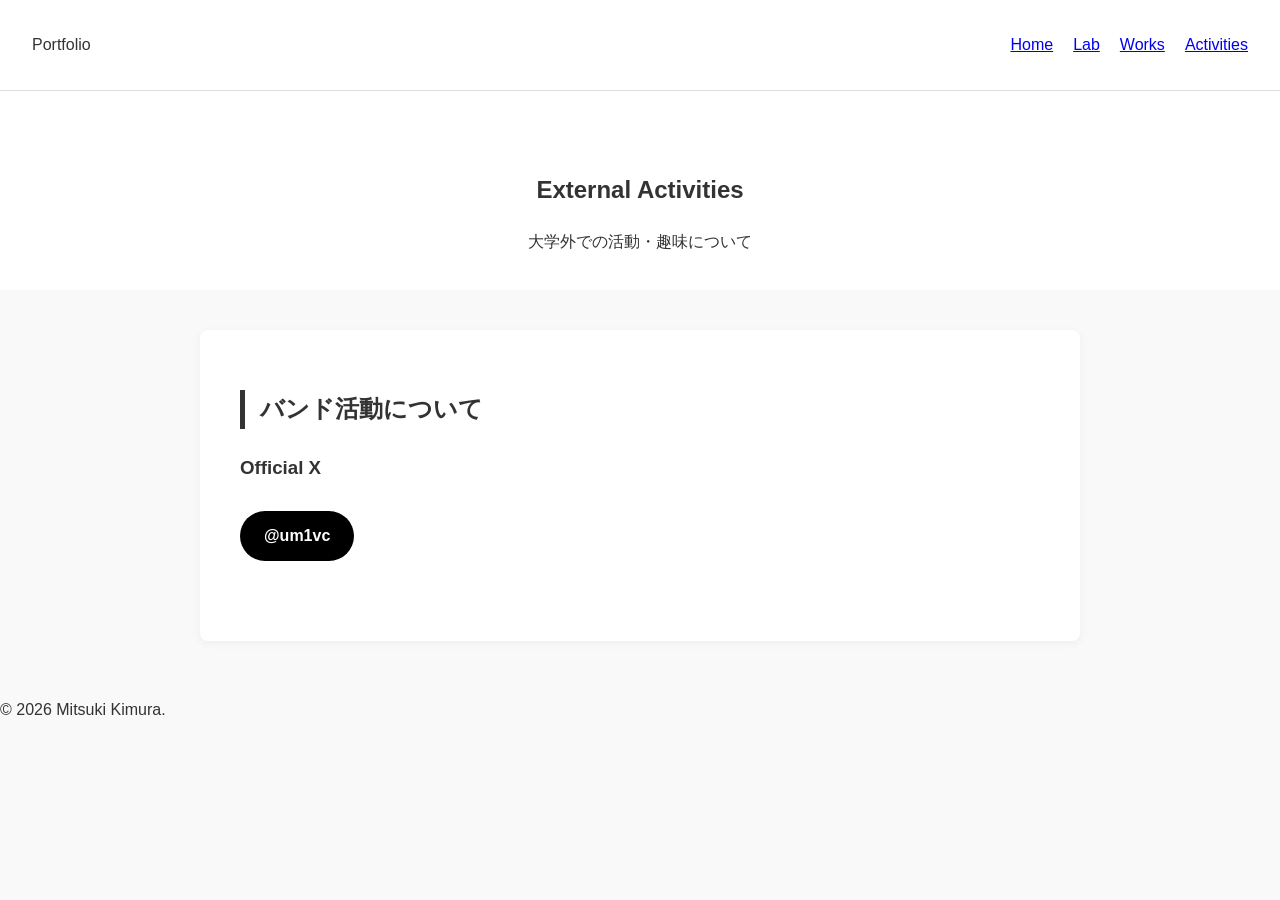
<file: activities.html>
<!DOCTYPE html>
<html lang="ja">
<head>
    <meta charset="UTF-8">
    <meta name="viewport" content="width=device-width, initial-scale=1.0">
    <title>Lab Works | My Portfolio</title>
    <link rel="stylesheet" href="css/style.css">
</head>
<body>

    <header>
        <nav>
            <div class="logo">Portfolio</div>
            <ul>
                <li><a href="index.html">Home</a></li>
                <li><a href="lab.html">Lab</a></li>
                <li><a href="works.html">Works</a></li>
                <li><a href="activities.html">Activities</a></li>
            </ul>
        </nav>
    </header>

    <main>
    <section class="page-title">
        <h1>External Activities</h1>
        <p>大学外での活動・趣味について</p>
    </section>

    <section class="content-section">
        <div class="content-wrapper">
            <h2>バンド活動について</h2>
            <p>
                
            </p>

            <div class="social-link">
                <h3>Official X</h3>
                <a href="https://x.com/um1vc" class="x-button" target="_blank" rel="noopener">
                    <i class="fab fa-x-twitter"></i> @um1vc
                </a>
            </div>

            <div class="x-embed">
                <a class="twitter-timeline" data-height="500" href="https://linkco.re/R83d2qyC"></a> 
                <script async src="https://linkco.re/R83d2qyC" charset="utf-8">"music"</script>
            </div>
        </div>
    </section>
</main>

    <footer>
        <p>&copy; 2026 Mitsuki Kimura.</p>
    </footer>

</body>
</html>
</file>
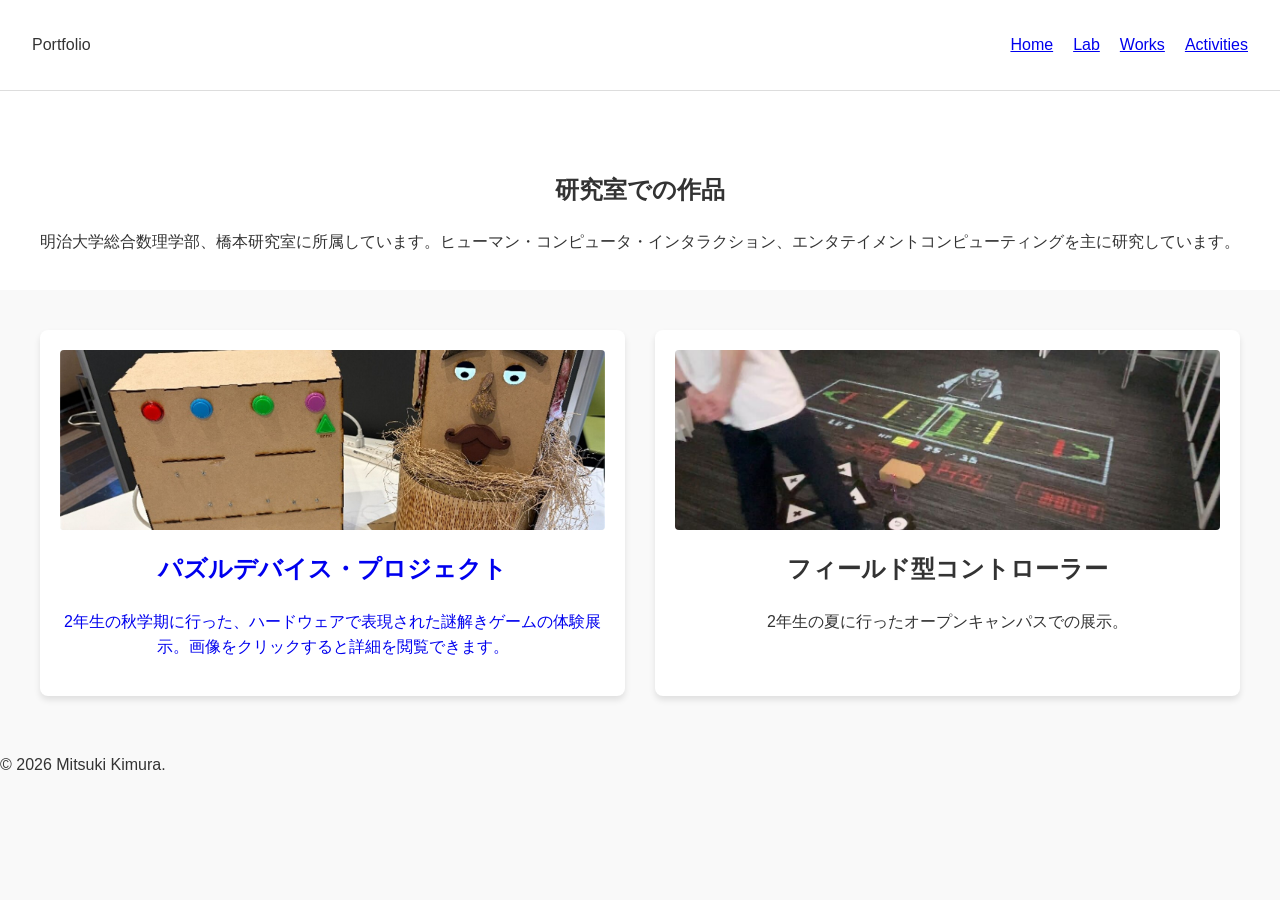
<file: lab.html>
<!DOCTYPE html>
<html lang="ja">
<head>
    <meta charset="UTF-8">
    <meta name="viewport" content="width=device-width, initial-scale=1.0">
    <title>Lab Works | My Portfolio</title>
    <link rel="stylesheet" href="css/style.css">
</head>
<body>

    <header>
        <nav>
            <div class="logo">Portfolio</div>
            <ul>
                <li><a href="index.html">Home</a></li>
                <li><a href="lab.html">Lab</a></li>
                <li><a href="works.html">Works</a></li>
                <li><a href="activities.html">Activities</a></li>
            </ul>
        </nav>
    </header>

    <main>
        <section class="page-title">
            <h1>研究室での作品
            </h1>
            <p>明治大学総合数理学部、橋本研究室に所属しています。ヒューマン・コンピュータ・インタラクション、エンタテイメントコンピューティングを主に研究しています。</p>
        </section>

        <section id="portal">
            <div class="portal-container">
                
                <div class="portal-card">
                    <a href="project-puzzle.html"  target="_blank" class="pdf-link">
                    <div class="image-placeholder">
                        <img src="images/labA.jpg" alt="研究1">
                        <span class="pdf-label">VIEW PDF</span>
                    </div>
                    
                    <h2>パズルデバイス・プロジェクト</h2>
                    <p>2年生の秋学期に行った、ハードウェアで表現された謎解きゲームの体験展示。画像をクリックすると詳細を閲覧できます。</p>
                    </a>
                </div>

                <div class="portal-card">
                    <div class="image-placeholder">
                        <img src="images/labB.jpg" alt="研究2">
                    </div>
                    <h2>フィールド型コントローラー</h2>
                    <p>2年生の夏に行ったオープンキャンパスでの展示。</p>
                </div>

                </div>
        </section>
    </main>

    <footer>
        <p>&copy; 2026 Mitsuki Kimura.</p>
    </footer>

</body>
</html>
</file>
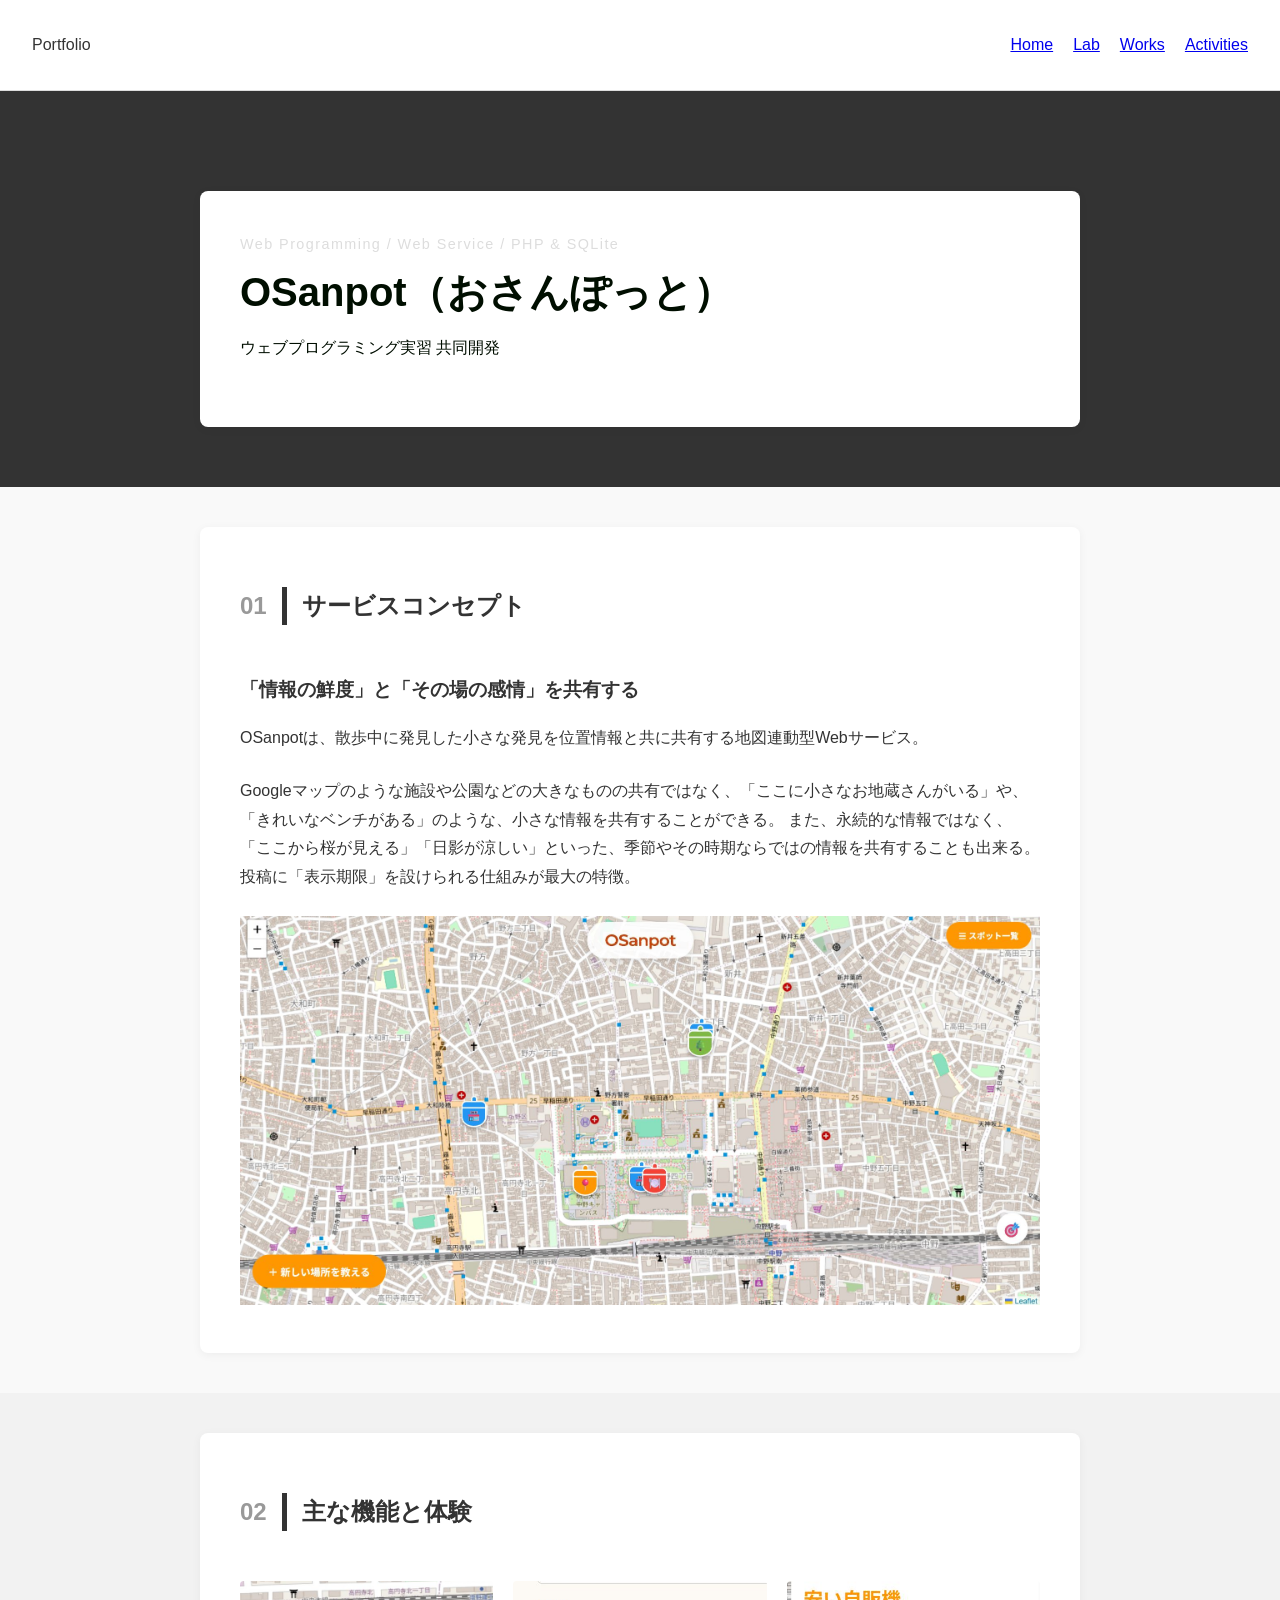
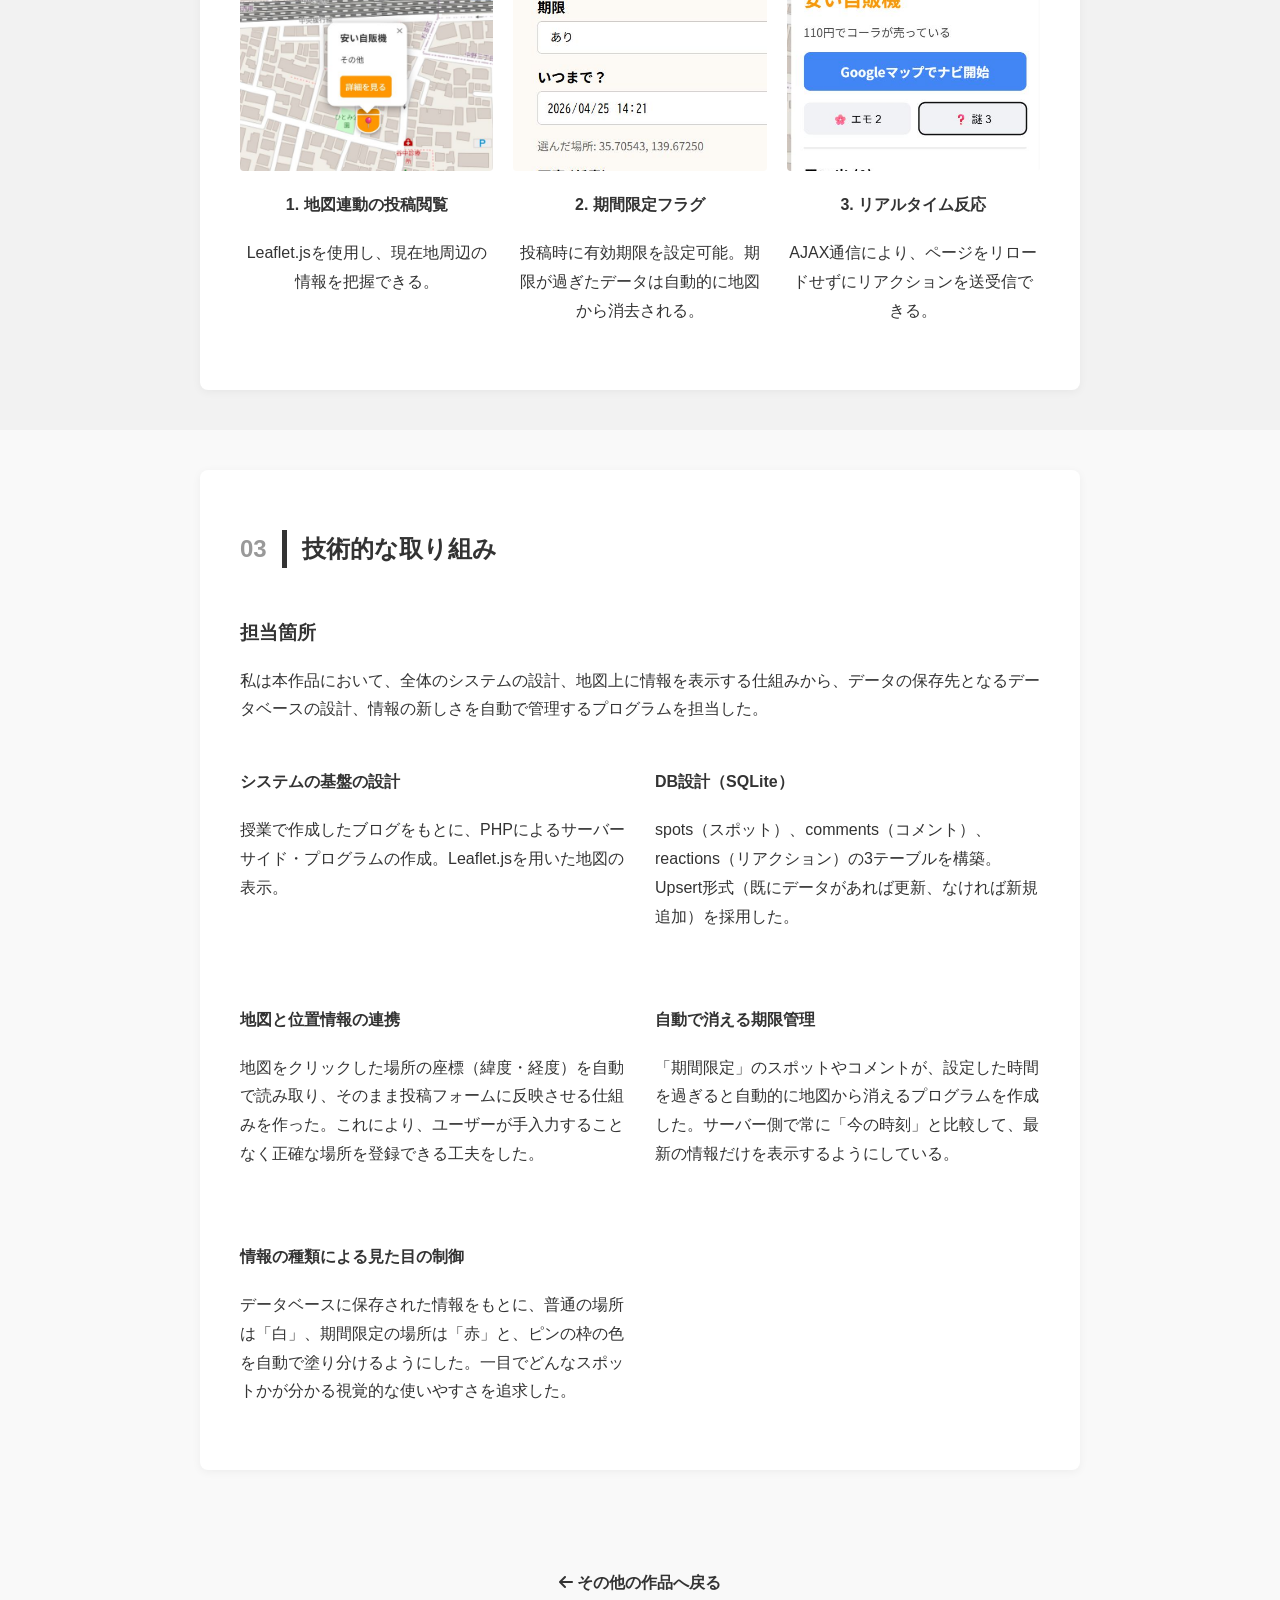
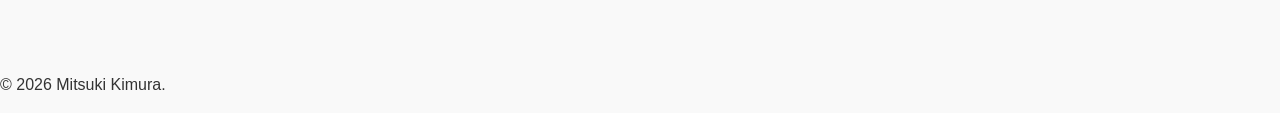
<file: project-osanpot.html>
<!DOCTYPE html>
<html lang="ja">

<head>
    <meta charset="UTF-8">
    <meta name="viewport" content="width=device-width, initial-scale=1.0">
    <title>OSanpot | Project Detail</title>
    <link rel="stylesheet" href="css/style.css">
    <link rel="stylesheet" href="https://cdnjs.cloudflare.com/ajax/libs/font-awesome/6.5.1/css/all.min.css">
</head>

<body>

    <header>
        <nav>
            <div class="logo">Portfolio</div>
            <ul>
                <li><a href="index.html">Home</a></li>
                <li><a href="lab.html">Lab</a></li>
                <li><a href="works.html">Works</a></li>
                <li><a href="activities.html">Activities</a></li>
            </ul>
        </nav>
    </header>

    <main class="fade-in">
        <section class="project-hero">
            <div class="content-wrapper">
                <span class="category">Web Programming / Web Service / PHP & SQLite</span>
                <h1><font color=”white”>OSanpot（おさんぽっと）</h1>
                <p class="project-members">ウェブプログラミング実習 共同開発 </font></p>
            </div>
        </section>

        <section class="content-section">
            <div class="content-wrapper">
                <div class="section-header">
                    <span class="number">01</span>
                    <h2>サービスコンセプト</h2>
                </div>
                <div class="two-column">
                    <div class="text-side">
                        <h3>「情報の鮮度」と「その場の感情」を共有する</h3>
                        <p>
                            OSanpotは、散歩中に発見した小さな発見を位置情報と共に共有する地図連動型Webサービス。
                        </p>
                        <p>
                            Googleマップのような施設や公園などの大きなものの共有ではなく、「ここに小さなお地蔵さんがいる」や、「きれいなベンチがある」のような、小さな情報を共有することができる。
                            また、永続的な情報ではなく、「ここから桜が見える」「日影が涼しい」といった、季節やその時期ならではの情報を共有することも出来る。投稿に「表示期限」を設けられる仕組みが最大の特徴。
                        </p>
                    </div>
                    <div class="image-side">
                        <img src="images/osampo/main.jpg" width=100% height=50% alt="OSanpot メイン画面">
                    </div>
                </div>
            </div>
        </section>

        <section class="content-section gray-bg">
            <div class="content-wrapper">
                <div class="section-header">
                    <span class="number">02</span>
                    <h2>主な機能と体験</h2>

                </div>
                <div class="flow-grid">
                    <div class="flow-item">
                        <div class="img-holder"><img src="images/osampo/map.jpg" alt="地図表示"></div>
                        <h4>1. 地図連動の投稿閲覧</h4>
                        <p>Leaflet.jsを使用し、現在地周辺の情報を把握できる。</p>
                    </div>
                    <div class="flow-item">
                        <div class="img-holder"><img src="images/osampo/remit.jpg" alt="期限付き投稿"></div>
                        <h4>2. 期間限定フラグ</h4>
                        <p>投稿時に有効期限を設定可能。期限が過ぎたデータは自動的に地図から消去される。</p>
                    </div>
                    <div class="flow-item">
                        <div class="img-holder"><img src="images/osampo/react.jpg" alt="リアクション"></div>
                        <h4>3. リアルタイム反応</h4>
                        <p>AJAX通信により、ページをリロードせずにリアクションを送受信できる。</p>
                    </div>
                </div>
            </div>
        </section>

        <section class="content-section">
            <div class="content-wrapper">
                <div class="section-header">
                    <span class="number">03</span>
                    <h2>技術的な取り組み</h2>
                </div>

                <div class="text-block">
                    <div class="text-block">
                        <h3>担当箇所</h3>
                        <p>私は本作品において、全体のシステムの設計、地図上に情報を表示する仕組みから、データの保存先となるデータベースの設計、情報の新しさを自動で管理するプログラムを担当した。
                        </p>
                    </div>

                    <div class="gimmick-grid">
                        <div class="gimmick-card">
                            <h4>システムの基盤の設計</h4>
                            <p>授業で作成したブログをもとに、PHPによるサーバーサイド・プログラムの作成。Leaflet.jsを用いた地図の表示。</p>
                        </div>
                        <div class="gimmick-card">
                            <h4>DB設計（SQLite）</h4>
                            <p>spots（スポット）、comments（コメント）、reactions（リアクション）の3テーブルを構築。Upsert形式（既にデータがあれば更新、なければ新規追加）を採用した。
                            </p>
                        </div>
                        <div class="gimmick-card">
                            <h4>地図と位置情報の連携</h4>
                            <p>地図をクリックした場所の座標（緯度・経度）を自動で読み取り、そのまま投稿フォームに反映させる仕組みを作った。これにより、ユーザーが手入力することなく正確な場所を登録できる工夫をした。
                            </p>
                        </div>
                        <div class="gimmick-card">
                            <h4>自動で消える期限管理</h4>
                            <p>「期間限定」のスポットやコメントが、設定した時間を過ぎると自動的に地図から消えるプログラムを作成した。サーバー側で常に「今の時刻」と比較して、最新の情報だけを表示するようにしている。
                            </p>
                        </div>
                        <div class="gimmick-card">
                            <h4>情報の種類による見た目の制御</h4>
                            <p>データベースに保存された情報をもとに、普通の場所は「白」、期間限定の場所は「赤」と、ピンの枠の色を自動で塗り分けるようにした。一目でどんなスポットかが分かる視覚的な使いやすさを追求した。
                            </p>
                        </div>
                        
                    </div>
                </div>
        </section>

        <section class="back-link">
            <a href="works.html"><i class="fas fa-arrow-left"></i> その他の作品へ戻る</a>
        </section>
    </main>

    <footer>
        <p>&copy; 2026 Mitsuki Kimura.</p>
    </footer>

</body>

</html>
</file>
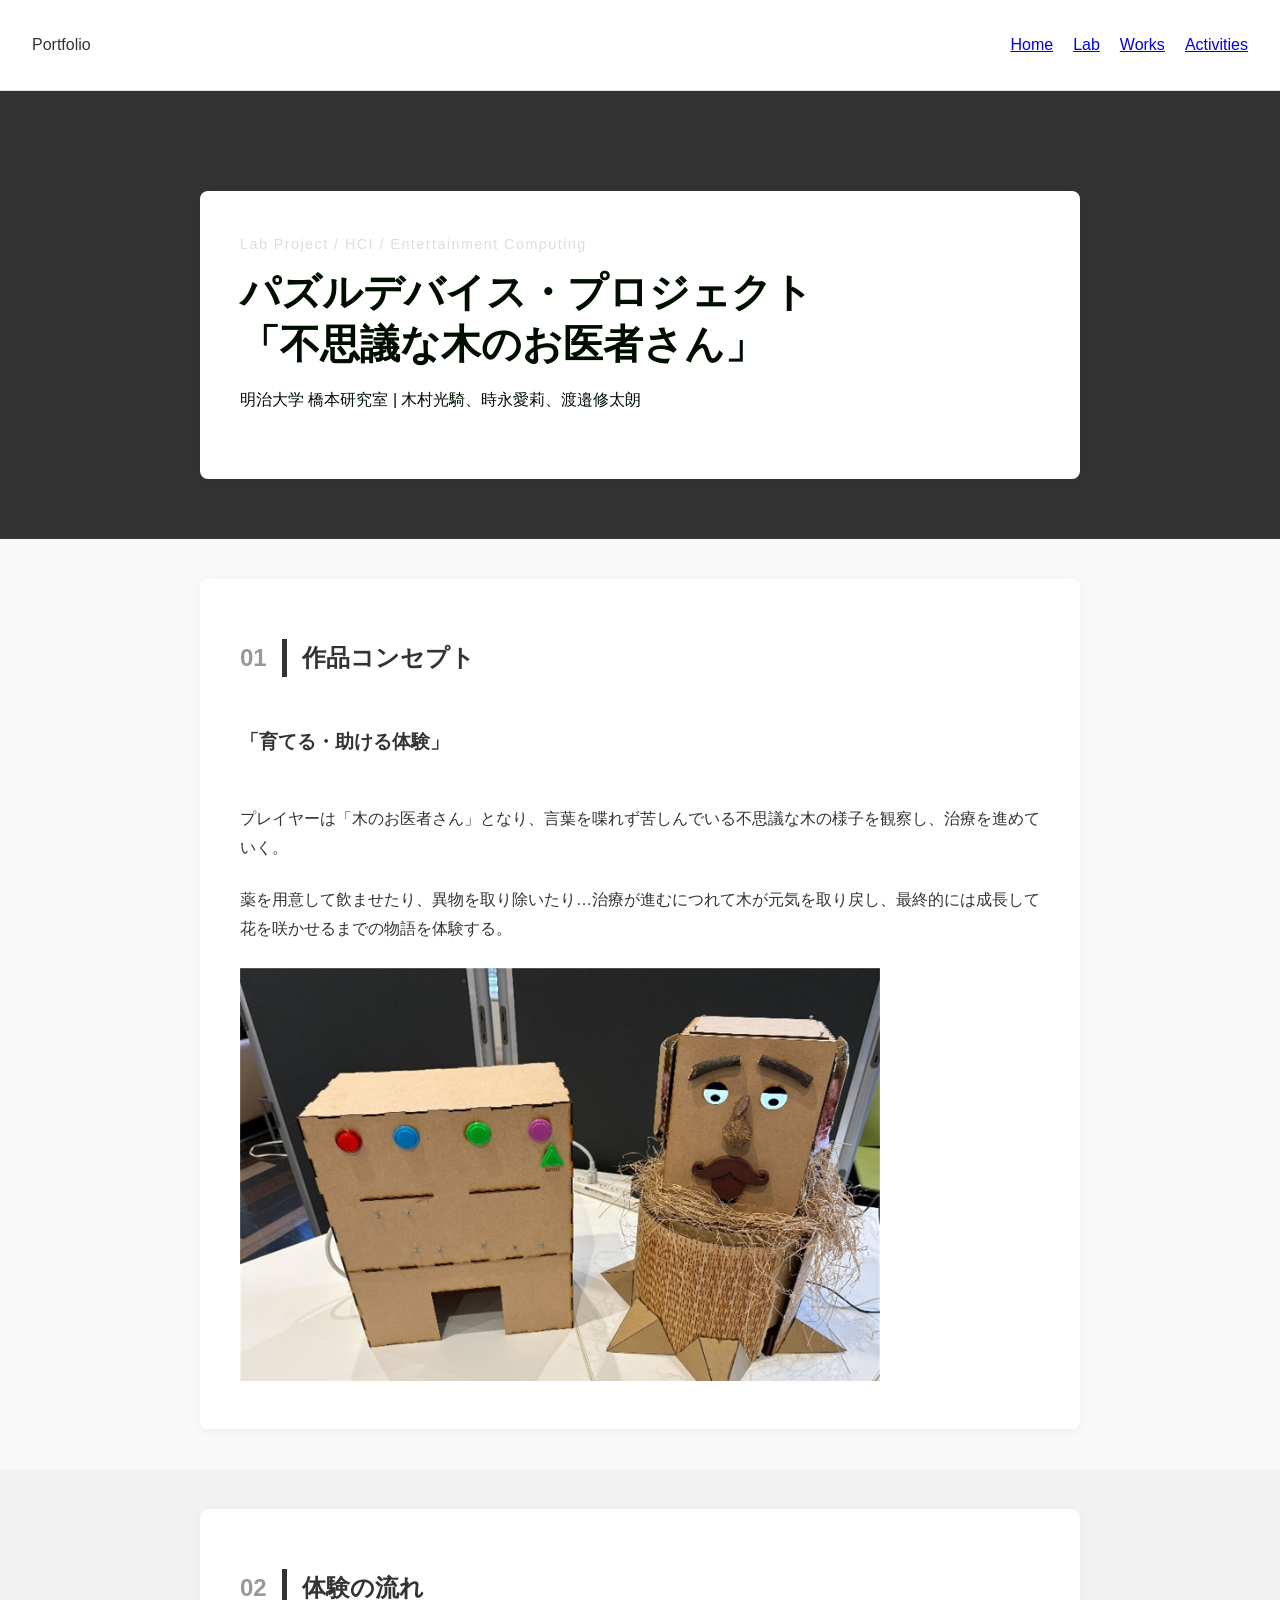
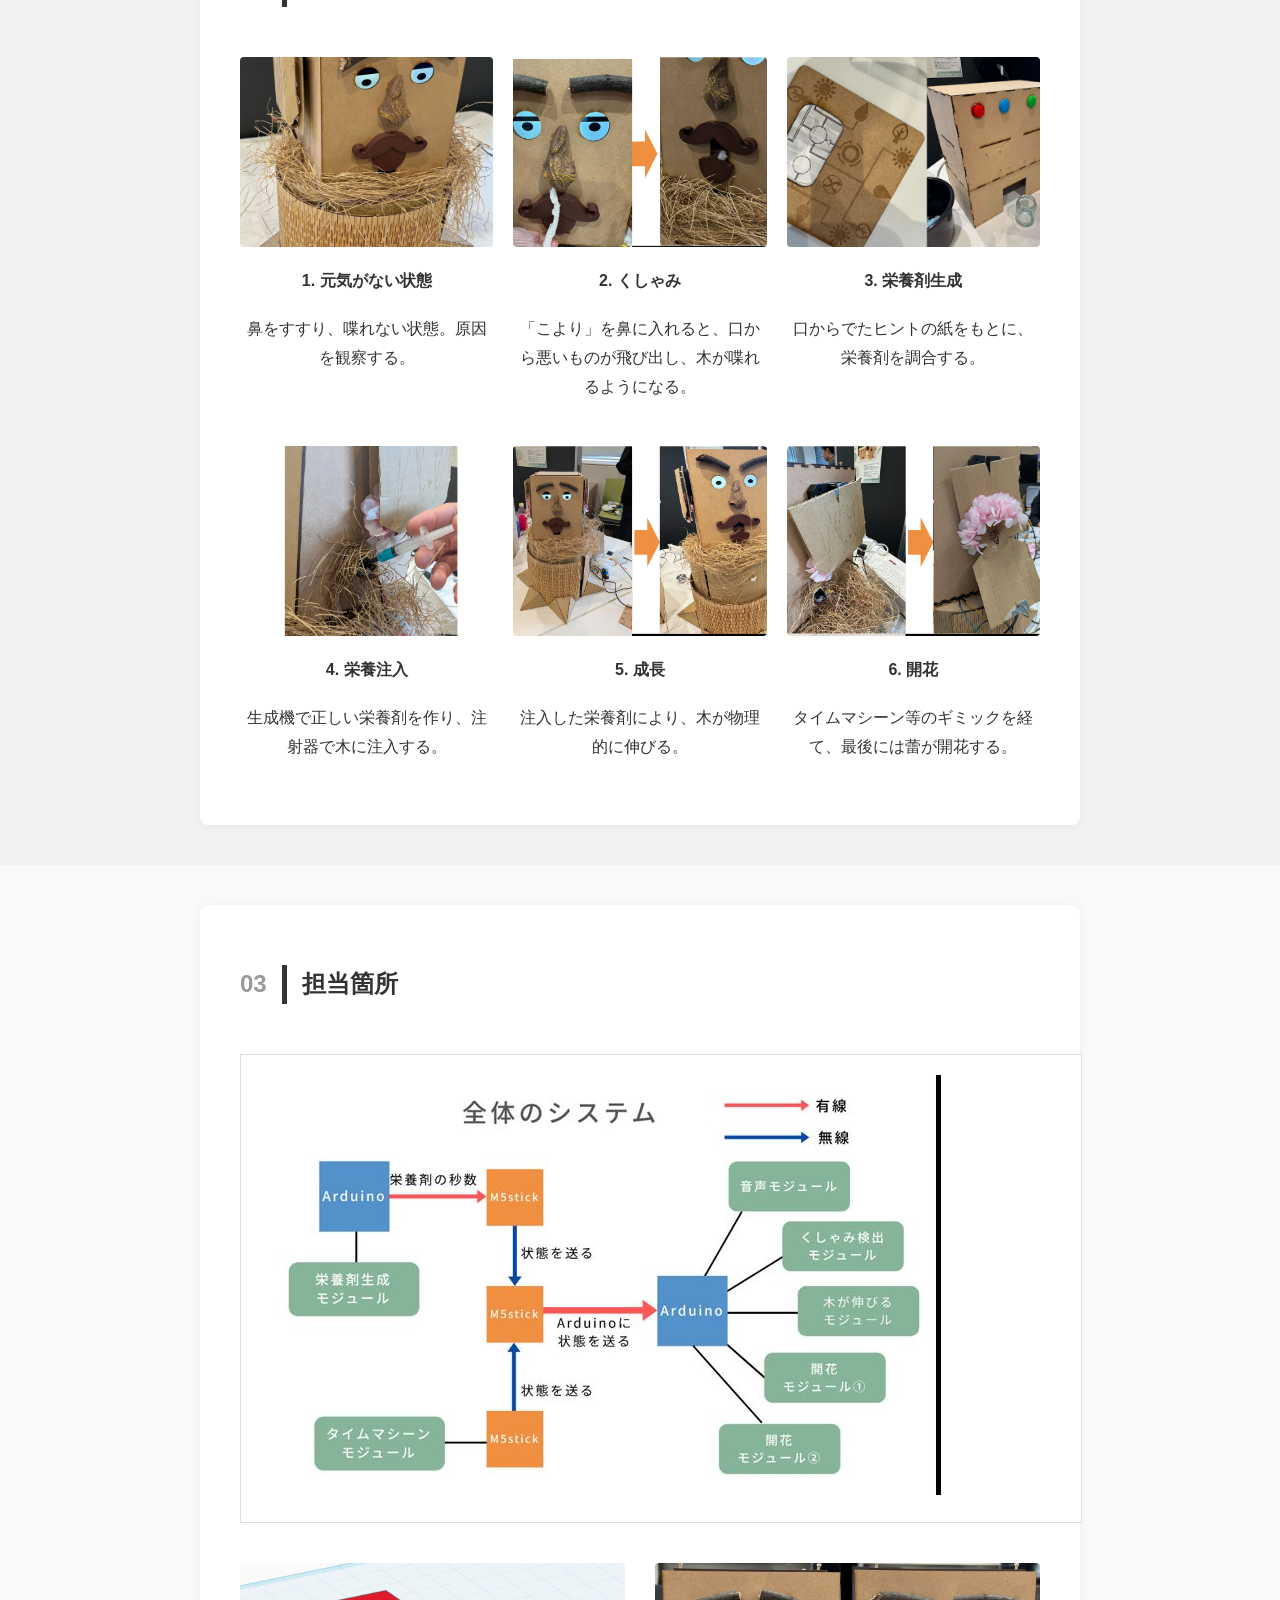
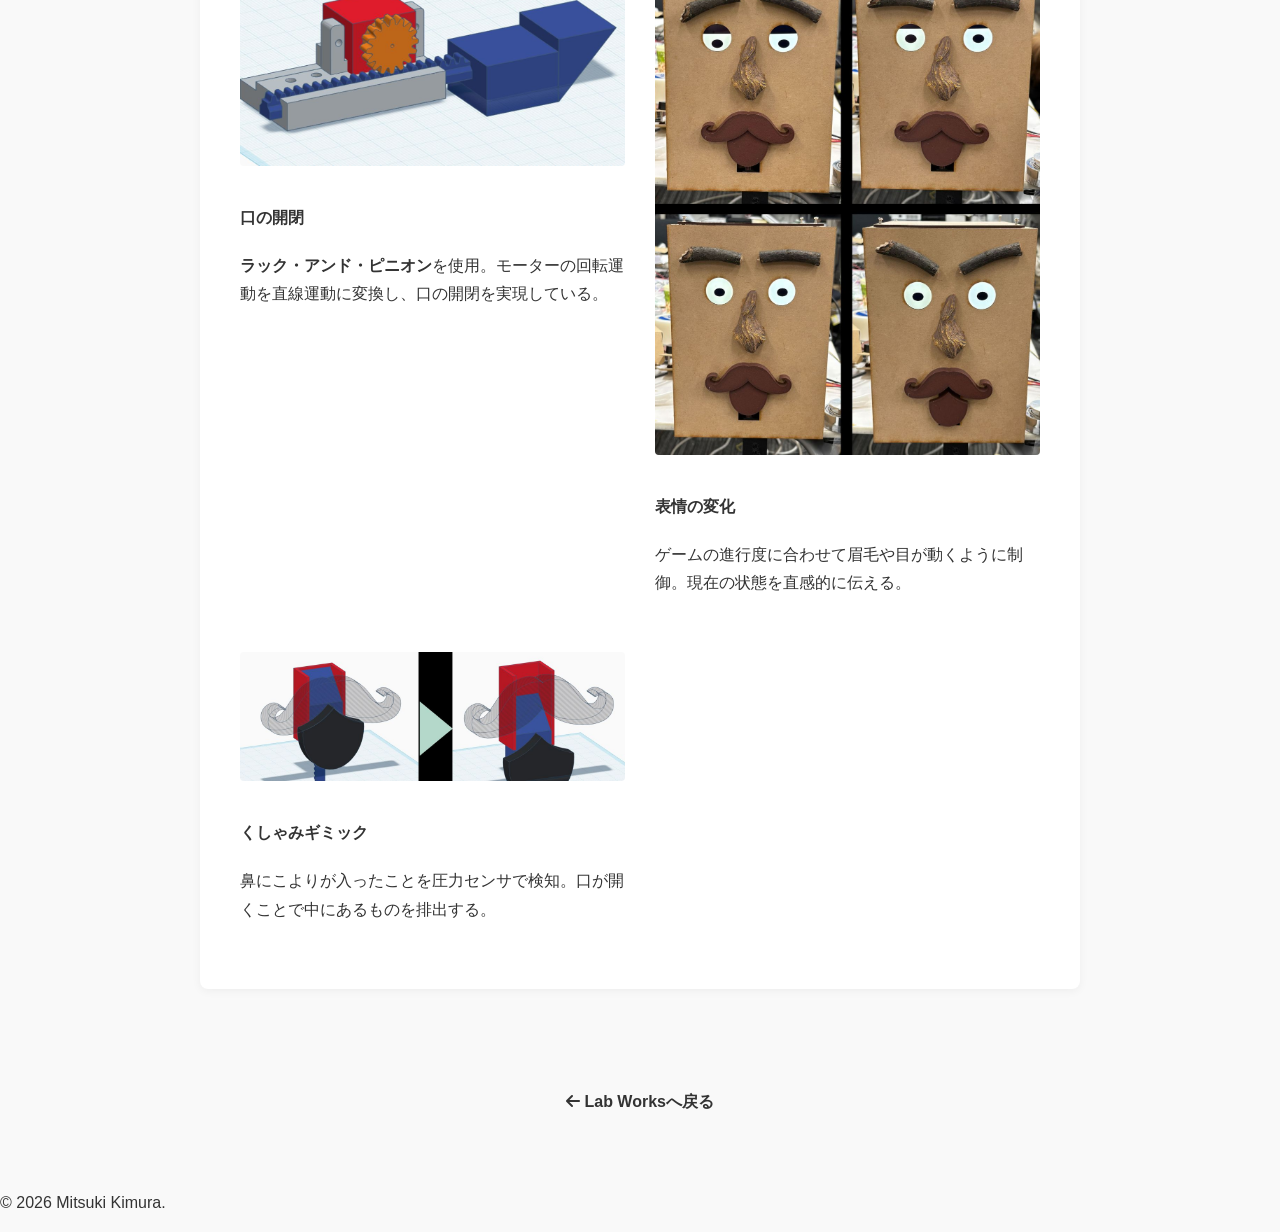
<file: project-puzzle.html>
<!DOCTYPE html>
<html lang="ja">
<head>
    <meta charset="UTF-8">
    <meta name="viewport" content="width=device-width, initial-scale=1.0">
    <title>不思議な木のお医者さん | Project Detail</title>
    <link rel="stylesheet" href="css/style.css">
    <link rel="stylesheet" href="https://cdnjs.cloudflare.com/ajax/libs/font-awesome/6.5.1/css/all.min.css">
</head>
<body>

    <header>
        <nav>
            <div class="logo">Portfolio</div>
            <ul>
                <li><a href="index.html">Home</a></li>
                <li><a href="lab.html">Lab</a></li>
                <li><a href="works.html">Works</a></li>
                <li><a href="activities.html">Activities</a></li>
            </ul>
        </nav>
    </header>

    <main class="fade-in">
        <section class="project-hero">
            <div class="content-wrapper">
                <span class="category">Lab Project / HCI / Entertainment Computing</span>
                
                <h1><font color=”white”>パズルデバイス・プロジェクト<br>「不思議な木のお医者さん」</h1>
                <p class="project-members">明治大学 橋本研究室 | 木村光騎、時永愛莉、渡邉修太朗</font></p>
            </div>
        </section>

        <section class="content-section">
            <div class="content-wrapper">
                <div class="section-header">
                    <span class="number">01</span>
                    <h2>作品コンセプト</h2>
                </div>
                <div class="two-column">
                    <div class="text-side">
                        <h3>「育てる・助ける体験」</h3>
                        <p>
                            <br>
                            プレイヤーは「木のお医者さん」となり、言葉を喋れず苦しんでいる不思議な木の様子を観察し、治療を進めていく。
                        </p>
                        <p>
                            薬を用意して飲ませたり、異物を取り除いたり…治療が進むにつれて木が元気を取り戻し、最終的には成長して花を咲かせるまでの物語を体験する。
                        </p>
                    </div>
                    <div class="image-side">
                        <img src="images/labA.jpg" alt="不思議な木の外観"width="80%" height="80%">
                    </div>
                </div>
            </div>
        </section>

        <section class="content-section gray-bg">
            <div class="content-wrapper">
                <div class="section-header">
                    <span class="number">02</span>
                    <h2>体験の流れ</h2>
                </div>
                <div class="flow-grid">
                    <div class="flow-item">
                        <div class="img-holder"><img src="images/puzzle/flow1.jpg" alt="元気がない"></div>
                        <h4>1. 元気がない状態</h4>
                        <p>鼻をすすり、喋れない状態。原因を観察する。</p>
                    </div>
                    <div class="flow-item">
                        <div class="img-holder"><img src="images/puzzle/flow2.jpg" alt="くしゃみ"></div>
                        <h4>2. くしゃみ</h4>
                        <p>「こより」を鼻に入れると、口から悪いものが飛び出し、木が喋れるようになる。</p>
                    </div><div class="flow-item">
                        <div class="img-holder"><img src="images/puzzle/flow25.jpg" alt="くしゃみ"></div>
                        <h4>3. 栄養剤生成</h4>
                        <p>口からでたヒントの紙をもとに、栄養剤を調合する。</p>
                    </div>
                    <div class="flow-item">
                        <div class="img-holder"><img src="images/puzzle/flow3.jpg" alt="栄養剤"></div>
                        <h4>4. 栄養注入</h4>
                        <p>生成機で正しい栄養剤を作り、注射器で木に注入する。</p>
                    </div>
                    <div class="flow-item">
                        <div class="img-holder"><img src="images/puzzle/flow4.jpg" alt="成長・開花"></div>
                        <h4>5. 成長</h4>
                        <p>注入した栄養剤により、木が物理的に伸びる。</p>
                    </div>
                    <div class="flow-item">
                        <div class="img-holder"><img src="images/puzzle/flow5.jpg" alt="成長・開花"></div>
                        <h4>6. 開花</h4>
                        <p>タイムマシーン等のギミックを経て、最後には蕾が開花する。</p>
                    </div>
                </div>
            </div>
        </section>

        <section class="content-section">
            <div class="content-wrapper">
                <div class="section-header">
                    <span class="number">03</span>
                    <h2>担当箇所</h2>
                </div>
                <div class="system-diagram">
                    <img src="images/puzzle/system.jpg" alt="システム構成図">
                </div>
                
                <div class="gimmick-grid">
                    <div class="gimmick-card">
                        <img src="images/puzzle/gimmick1.jpg" alt="ラックアンドピニオン">
                        <h4>口の開閉</h4>
                        <p><strong>ラック・アンド・ピニオン</strong>を使用。モーターの回転運動を直線運動に変換し、口の開閉を実現している。</p>
                    </div>
                    <div class="gimmick-card">
                        <img src="images/puzzle/gimmick2.jpg" alt="表情変化">
                        <h4>表情の変化</h4>
                        <p>ゲームの進行度に合わせて眉毛や目が動くように制御。現在の状態を直感的に伝える。</p>
                    </div>
                    <div class="gimmick-card">
                        <img src="images/puzzle/gimmick3.jpg" alt="開花機構">
                        <h4>くしゃみギミック</h4>
                        <p>鼻にこよりが入ったことを圧力センサで検知。口が開くことで中にあるものを排出する。</p>
                    </div>
                </div>
            </div>
        </section>

        <section class="back-link">
            <a href="lab.html"><i class="fas fa-arrow-left"></i> Lab Worksへ戻る</a>
        </section>
    </main>

    <footer>
        <p>&copy; 2026 Mitsuki Kimura.</p>
    </footer>

</body>
</html>
</file>
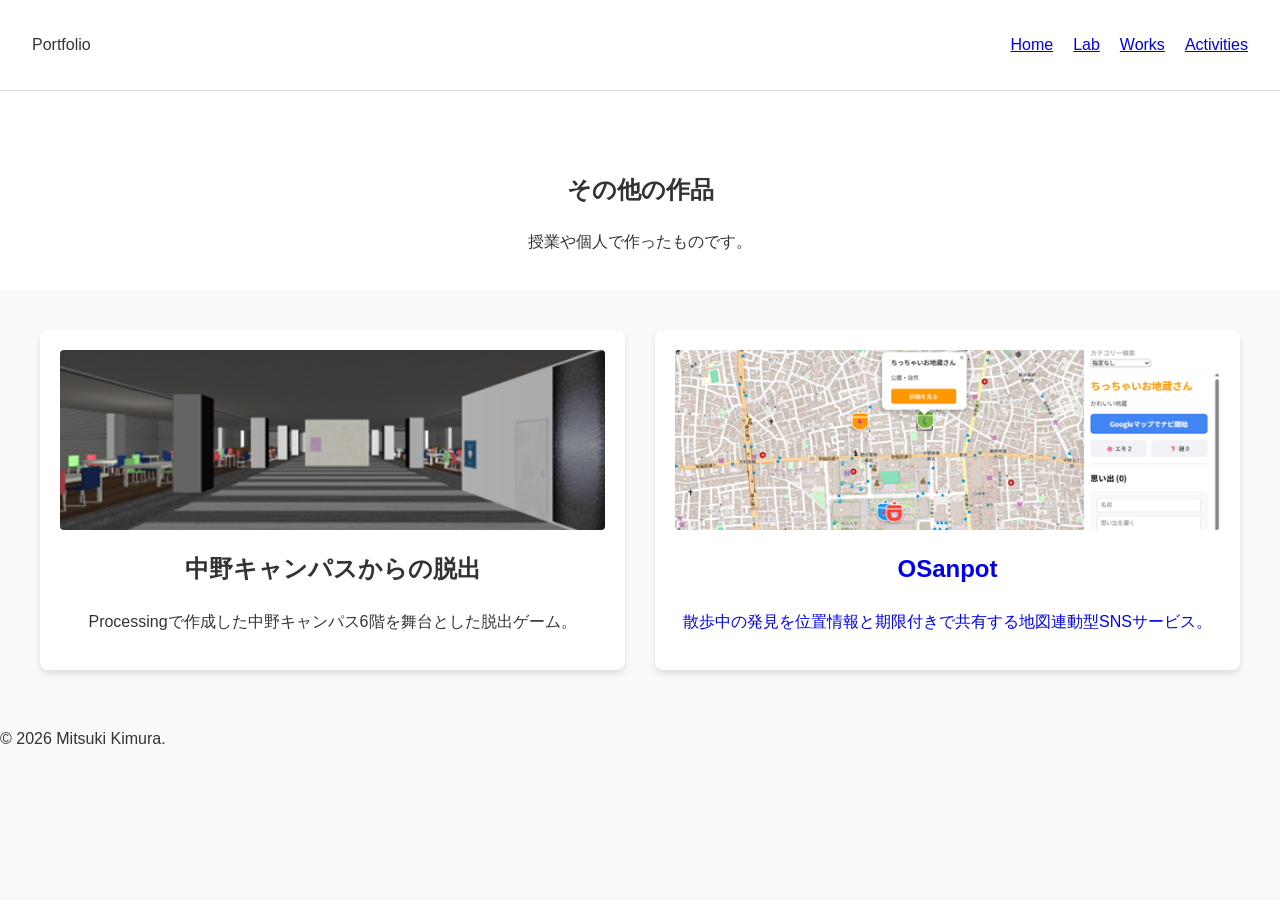
<file: works.html>
<!DOCTYPE html>
<html lang="ja">
<head>
    <meta charset="UTF-8">
    <meta name="viewport" content="width=device-width, initial-scale=1.0">
    <title>Lab Works | My Portfolio</title>
    <link rel="stylesheet" href="css/style.css">
</head>
<body>

    <header>
        <nav>
            <div class="logo">Portfolio</div>
            <ul>
                <li><a href="index.html">Home</a></li>
                <li><a href="lab.html">Lab</a></li>
                <li><a href="works.html">Works</a></li>
                <li><a href="activities.html">Activities</a></li>
            </ul>
        </nav>
    </header>

    <main>
        <section class="page-title">
            <h1>その他の作品</h1>
            <p>授業や個人で作ったものです。</p>
        </section>

        <section id="portal">
            <div class="portal-container">
                
                <div class="portal-card">
                    <div class="image-placeholder">
                        <img src="images/workA.png" alt="研究1">
                    </div>
                    <h2>中野キャンパスからの脱出</h2>
                    <p>Processingで作成した中野キャンパス6階を舞台とした脱出ゲーム。</p>
                </div>

                <div class="portal-card">
                    <a href="project-osanpot.html"  target="_blank" class="pdf-link">
                    <div class="image-placeholder">
                        <img src="images/workB.png" alt="研究2">
                    </div>
                    <h2>OSanpot</h2>
                    <p>散歩中の発見を位置情報と期限付きで共有する地図連動型SNSサービス。</p>
                    </a>
                </div>
                </div>
        </section>
    </main>

    <footer>
        <p>&copy; 2026 Mitsuki Kimura.</p>
    </footer>

</body>
</html>
</file>
<file: css/style.css>
/* 基本設定 */
body {
    font-family: 'Helvetica Neue', Arial, "Hiragino Kaku Gothic ProN", "Hiragino Sans", sans-serif;
    line-height: 1.6;
    color: #333;
    margin: 0;
    background-color: #f9f9f9;
}

/* ヘッダー */
header {
    background: #fff;
    padding: 1rem 2rem;
    border-bottom: 1px solid #ddd;
}

nav {
    display: flex;
    justify-content: space-between;
    align-items: center;
}

nav ul {
    display: flex;
    list-style: none;
    gap: 20px;
}

/* ヒーローセクション */
#hero {
    text-align: center;
    padding: 60px 20px;
    background-color: #fff;
}

.skill-icons {
    font-size: 1.5rem;
    display: flex;
    justify-content: center;
    gap: 20px;
    margin-top: 10px;
}

/* ポータル（カードデザイン） */
#portal {
    padding: 40px 20px;
    max-width: 1200px;
    margin: 0 auto;
}

.portal-container {
    display: flex;
    gap: 30px;
    justify-content: center;
    flex-wrap: wrap; /* 画面が狭い時に折り返す */
}

.portal-card {
    background: #fff;
    flex: 1;
    min-width: 300px;
    padding: 20px;
    text-decoration: none;
    color: inherit;
    border-radius: 8px;
    box-shadow: 0 4px 6px rgba(0,0,0,0.1);
    transition: transform 0.2s;
    text-align: center;
}

.portal-card:hover {
    transform: translateY(-5px); /* マウスを乗せた時に少し浮く */
}

.image-placeholder {
    width: 100%;
    height: 180px;
    background-color: #eee;
    display: flex;
    align-items: center;
    justify-content: center;
    border-radius: 4px;
    margin-bottom: 15px;
}

/* フェードインのアニメーション定義 */
@keyframes fadeIn {
    from {
        opacity: 0;
        transform: translateY(10px); /* 少し下から浮き上がる */
    }
    to {
        opacity: 1;
        transform: translateY(0);
    }
}

/* body全体、または特定のセクションに適用 */
main {
    animation: fadeIn 0.8s ease-out forwards;
}

.page-header {
    text-align: center;
    padding: 40px 20px;
}

.project-list {
    max-width: 900px;
    margin: 0 auto;
    padding: 20px;
}

.project-item {
    display: flex;
    gap: 30px;
    margin-bottom: 50px;
    align-items: flex-start;
    background: #fff;
    padding: 20px;
    border-radius: 8px;
}

.project-image img {
    width: 300px;
    border-radius: 4px;
}

/* スマホで見るときは縦並びにする */
@media (max-width: 768px) {
    .project-item {
        flex-direction: column;
    }
    .project-image img {
        width: 100%;
    }
}

/* ページタイトルのスタイル（index.htmlのheroに合わせる） */
.page-title {
    text-align: center;
    padding: 60px 20px 20px; /* 下の余白を少し狭める */
    background-color: #fff;
}

/* カード内の画像がはみ出さないように設定 */
.image-placeholder img {
    width: 100%;
    height: 100%;
    object-fit: cover; /* 画像を枠いっぱいに綺麗に収める */
    border-radius: 4px;
}

/* 文章中心のページ用スタイル */
.content-section {
    padding: 40px 20px;
    background-color: #f9f9f9;
}

.content-wrapper {
    max-width: 800px; /* 読みやすい幅に制限 */
    margin: 0 auto;
    background: #fff;
    padding: 40px;
    border-radius: 8px;
    box-shadow: 0 2px 10px rgba(0,0,0,0.05);
}

.content-wrapper h2 {
    border-left: 5px solid #333; /* 見出しにアクセント */
    padding-left: 15px;
    margin-bottom: 20px;
}

.content-wrapper p {
    margin-bottom: 1.5rem;
    line-height: 1.8;
}

/* Xボタンのスタイル */
.x-button {
    display: inline-block;
    background-color: #000; /* Xのブランドカラー */
    color: #fff;
    padding: 12px 24px;
    text-decoration: none;
    border-radius: 30px;
    font-weight: bold;
    transition: opacity 0.2s;
    margin-top: 10px;
}

.x-button:hover {
    opacity: 0.8;
}

.x-embed {
    margin-top: 40px;
}

/* PDFリンク用のスタイル */
.pdf-link {
    text-decoration: none;
    display: block;
    position: relative;
}

.pdf-label {
    position: absolute;
    bottom: 10px;
    right: 10px;
    background: rgba(0, 0, 0, 0.7);
    color: #fff;
    padding: 4px 8px;
    font-size: 12px;
    border-radius: 4px;
    opacity: 0;
    transition: opacity 0.3s;
}

.pdf-link:hover .pdf-label {
    opacity: 1;
}

.pdf-link:hover .image-placeholder {
    filter: brightness(0.8); /* 少し暗くしてクリック感を出す */
}

/* プロジェクト詳細ページ用の追加スタイル */
.project-hero {
    background-color: #333;
    color: #fff;
    padding: 100px 20px 60px;
    text-align: left;
}

.category {
    font-size: 0.9rem;
    color: #ddd;
    letter-spacing: 0.1em;
}

.project-hero h1 {
    font-size: 2.5rem;
    margin: 10px 0;
    line-height: 1.3;
}

.section-header {
    display: flex;
    align-items: center;
    gap: 15px;
    margin-bottom: 30px;
}

.section-header .number {
    font-size: 1.5rem;
    font-weight: bold;
    color: #999;
}

.gray-bg {
    background-color: #f2f2f2;
}

/* 体験の流れのグリッド */
.flow-grid {
    display: grid;
    grid-template-columns: repeat(auto-fit, minmax(200px, 1fr));
    gap: 20px;
    margin-top: 30px;
}

.flow-item {
    text-align: center;
}

.img-holder {
    width: 100%;
    aspect-ratio: 4/3;
    background: #ddd;
    margin-bottom: 10px;
    overflow: hidden;
    border-radius: 4px;
}

.img-holder img {
    width: 100%; height: 100%; object-fit: cover;
}

/* システム・ギミック */
.system-diagram {
    width: 100%;
    margin-bottom: 40px;
    background: #fff;
    padding: 20px;
    border: 1px solid #ddd;
}

.gimmick-grid {
    display: grid;
    grid-template-columns: repeat(auto-fit, minmax(280px, 1fr));
    gap: 30px;
}

.gimmick-card img {
    width: 100%;
    border-radius: 4px;
    margin-bottom: 10px;
}

.back-link {
    text-align: center;
    padding: 60px 20px;
}

.back-link a {
    color: #333;
    text-decoration: none;
    font-weight: bold;
}
</file>
